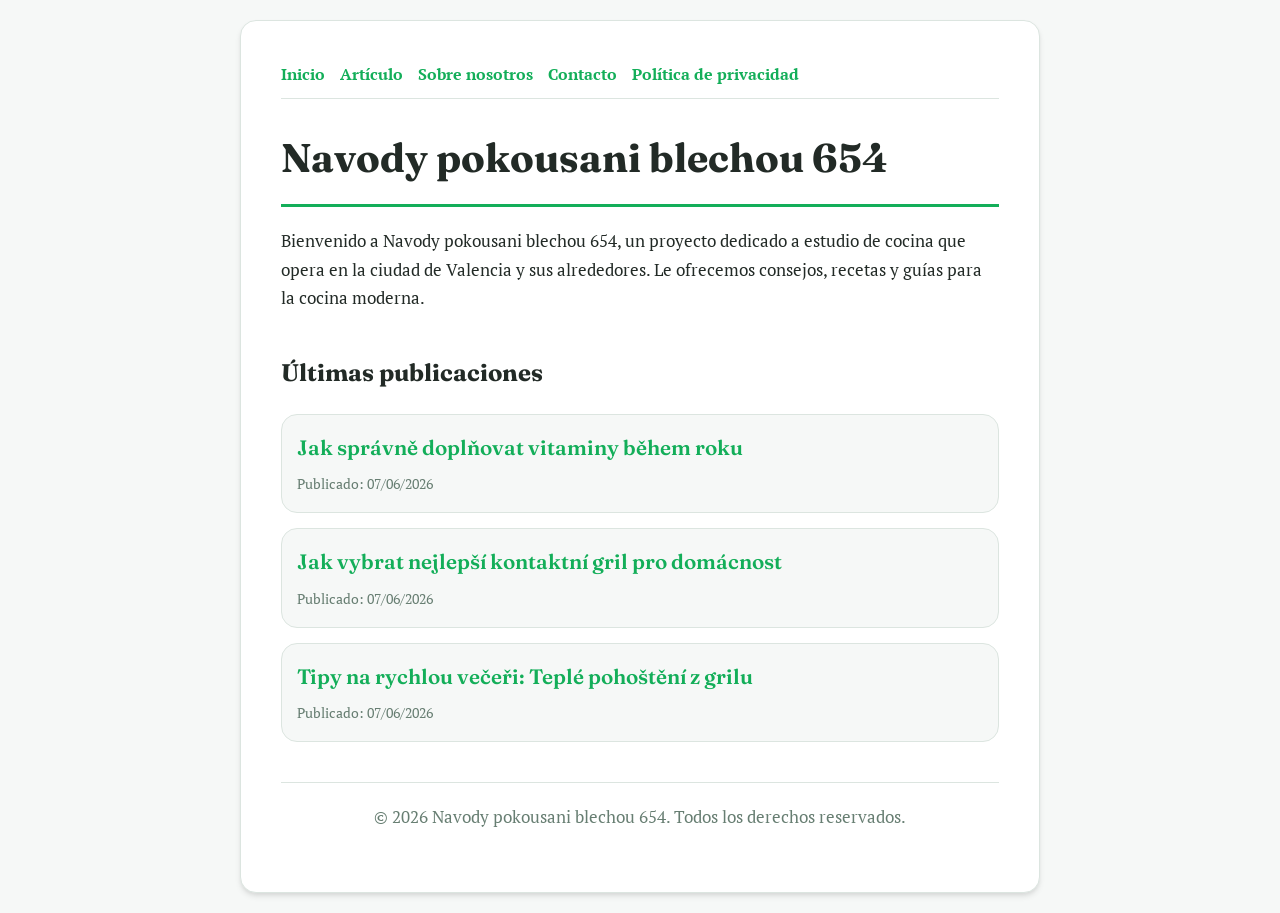
<file: index.html>
<!DOCTYPE html>
<html lang="es">
<head>
    <meta charset="UTF-8">
    <meta name="viewport" content="width=device-width, initial-scale=1.0">
    <title>Navody pokousani blechou 654 | Estudio de cocina - Valencia</title>
    <meta name="description" content="Bienvenido a Navody pokousani blechou 654, un proyecto dedicado a estudio de cocina que opera en la ciudad de Valencia y sus alrededores. Le ofrecemos consejos, recetas y guías para la cocina moderna.">
    <meta name="geo.region" content="ES" />
    <meta name="geo.placename" content="Valencia" />
    <meta name="geo.position" content="39.4699;-0.3763" />
    <meta name="ICBM" content="39.4699, -0.3763" />
    <link rel="stylesheet" href="style.css">
    <script type="application/ld+json">
{
  "@context": "https://schema.org",
  "@type": "LocalBusiness",
  "name": "Navody pokousani blechou 654",
  "url": "https://navody-pokousani-blechou-654.github.io",
  "telephone": "+34 96 555 78 90",
  "address": {
    "@type": "PostalAddress",
    "addressLocality": "Valencia",
    "addressRegion": "Valencia",
    "postalCode": "46001",
    "addressCountry": "ES"
  },
  "geo": {
    "@type": "GeoCoordinates",
    "latitude": 39.4699,
    "longitude": -0.3763
  }
}
</script>
</head>
<body>
    
        <div class="container" style="max-width: 800px;">
            <nav style="display: flex; gap: 15px; margin-bottom: 25px; border-bottom: 1px solid var(--border-color); padding-bottom: 10px; overflow-x: auto; flex-wrap: wrap;">
            <a href="index.html">Inicio</a>
            <a href="jak-spravne-doplnovat-vitaminy-behem-roku.html">Artículo</a>
            <a href="about.html">Sobre nosotros</a>
            <a href="contact.html">Contacto</a>
            <a href="privacy.html">Política de privacidad</a>
        </nav>
            <h1>Navody pokousani blechou 654</h1>
            <p>Bienvenido a Navody pokousani blechou 654, un proyecto dedicado a estudio de cocina que opera en la ciudad de Valencia y sus alrededores. Le ofrecemos consejos, recetas y guías para la cocina moderna.</p>
            <h2 style="margin-top: 40px;">Últimas publicaciones</h2>
            <ul style="list-style-type: none; padding-left: 0;">
                <li style="background: var(--bg-color); padding: 15px; border-radius: var(--border-radius); border: 1px solid var(--border-color); margin-bottom: 15px;">
                <h3 style="margin-bottom: 5px; font-size: 1.3rem;"><a href="jak-spravne-doplnovat-vitaminy-behem-roku.html">Jak správně doplňovat vitaminy během roku</a></h3>
                <span style="font-size:0.85rem; color: var(--muted-text)">Publicado: 07/06/2026</span>
            </li>
<li style="background: var(--bg-color); padding: 15px; border-radius: var(--border-radius); border: 1px solid var(--border-color); margin-bottom: 15px;">
                <h3 style="margin-bottom: 5px; font-size: 1.3rem;"><a href="jak-vybrat-nejlepsi-kontaktni-gril-pro-domacnost.html">Jak vybrat nejlepší kontaktní gril pro domácnost</a></h3>
                <span style="font-size:0.85rem; color: var(--muted-text)">Publicado: 07/06/2026</span>
            </li>
<li style="background: var(--bg-color); padding: 15px; border-radius: var(--border-radius); border: 1px solid var(--border-color); margin-bottom: 15px;">
                <h3 style="margin-bottom: 5px; font-size: 1.3rem;"><a href="tipy-na-rychlou-veceri-teple-pohosteni-z-grilu.html">Tipy na rychlou večeři: Teplé pohoštění z grilu</a></h3>
                <span style="font-size:0.85rem; color: var(--muted-text)">Publicado: 07/06/2026</span>
            </li>

            </ul>
            <footer>
                <p>&copy; 2026 Navody pokousani blechou 654. Todos los derechos reservados.</p>
            </footer>
        </div>
        
</body>
</html>
</file>
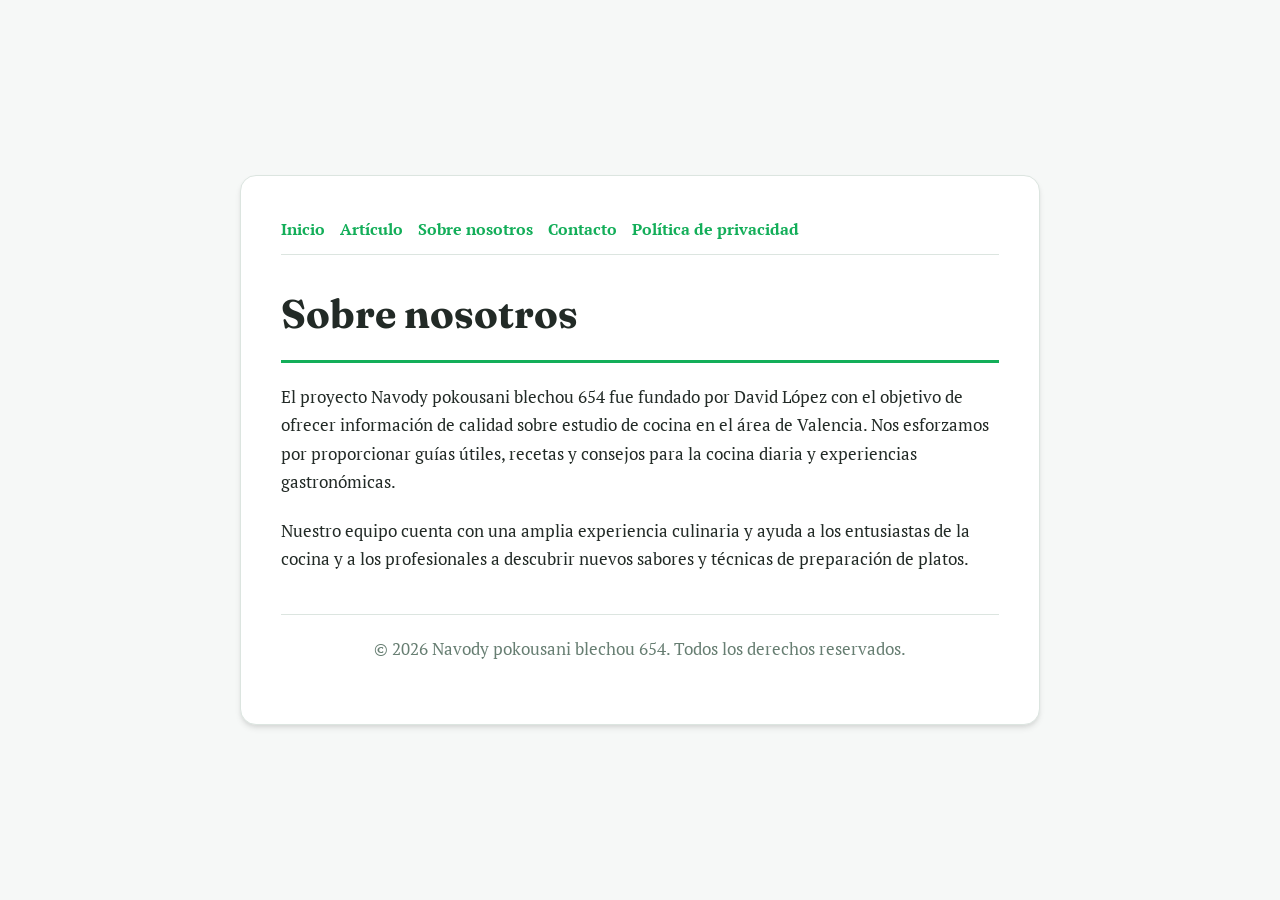
<file: about.html>
<!DOCTYPE html>
<html lang="es">
<head>
    <meta charset="UTF-8">
    <meta name="viewport" content="width=device-width, initial-scale=1.0">
    <title>Sobre nosotros | Navody pokousani blechou 654</title>
    <meta name="description" content="El proyecto Navody pokousani blechou 654 fue fundado por David López con el objetivo de ofrecer información de calidad sobre estudio de cocina en el área de Valencia. Nos esforzamos por proporcionar guías útiles, recetas y consejos para la cocina diaria y experiencias gastronómicas.">
    <meta name="geo.region" content="ES" />
    <meta name="geo.placename" content="Valencia" />
    <meta name="geo.position" content="39.4699;-0.3763" />
    <meta name="ICBM" content="39.4699, -0.3763" />
    <link rel="stylesheet" href="style.css">
</head>
<body>
    
        <div class="container" style="max-width: 800px;">
            <nav style="display: flex; gap: 15px; margin-bottom: 25px; border-bottom: 1px solid var(--border-color); padding-bottom: 10px; overflow-x: auto; flex-wrap: wrap;">
            <a href="index.html">Inicio</a>
            <a href="jak-spravne-doplnovat-vitaminy-behem-roku.html">Artículo</a>
            <a href="about.html">Sobre nosotros</a>
            <a href="contact.html">Contacto</a>
            <a href="privacy.html">Política de privacidad</a>
        </nav>
            <h1>Sobre nosotros</h1>
            <p>El proyecto Navody pokousani blechou 654 fue fundado por David López con el objetivo de ofrecer información de calidad sobre estudio de cocina en el área de Valencia. Nos esforzamos por proporcionar guías útiles, recetas y consejos para la cocina diaria y experiencias gastronómicas.</p>
            <p>Nuestro equipo cuenta con una amplia experiencia culinaria y ayuda a los entusiastas de la cocina y a los profesionales a descubrir nuevos sabores y técnicas de preparación de platos.</p>
            <footer>
                <p>&copy; 2026 Navody pokousani blechou 654. Todos los derechos reservados.</p>
            </footer>
        </div>
        
</body>
</html>
</file>
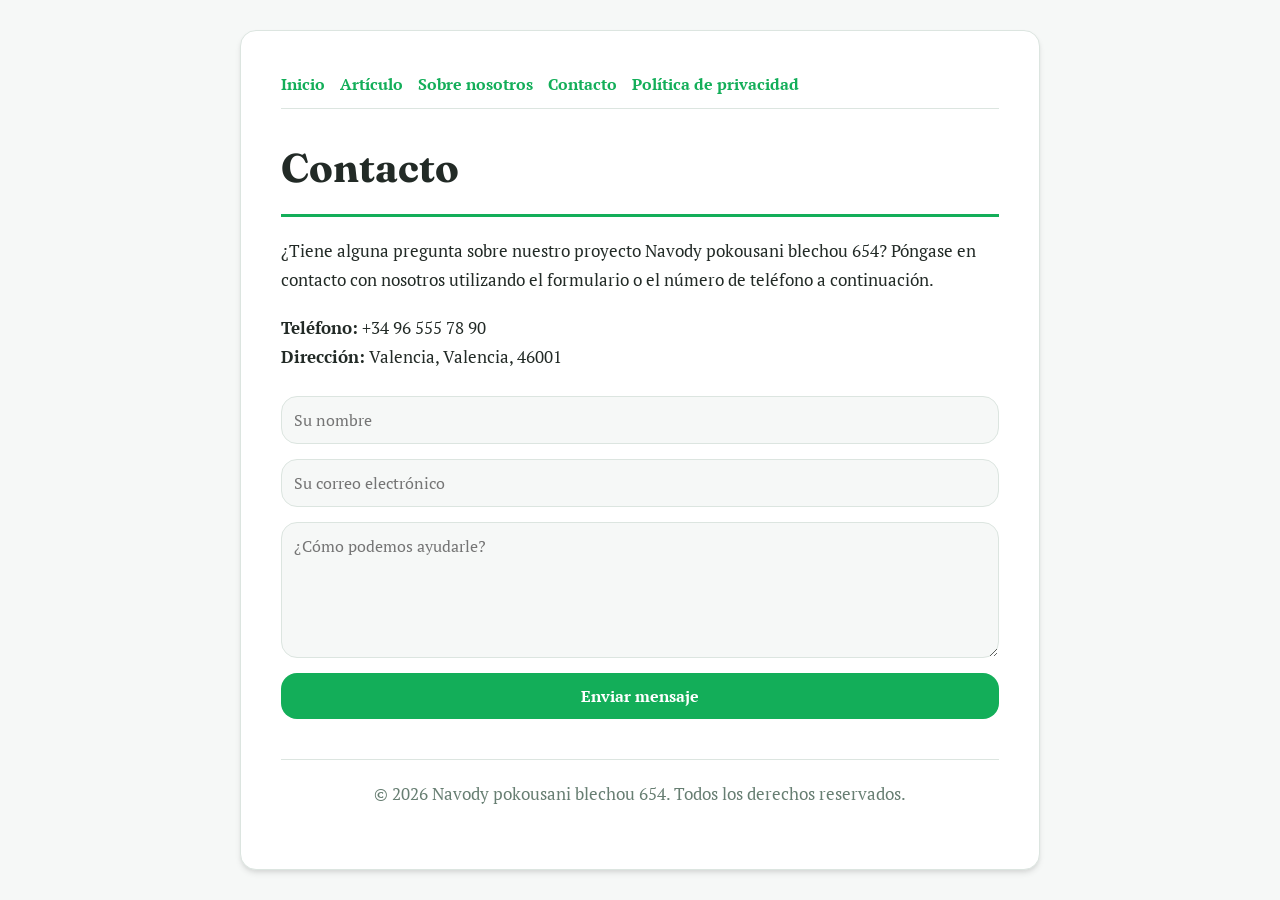
<file: contact.html>
<!DOCTYPE html>
<html lang="es">
<head>
    <meta charset="UTF-8">
    <meta name="viewport" content="width=device-width, initial-scale=1.0">
    <title>Contacto | Navody pokousani blechou 654</title>
    <meta name="description" content="¿Tiene alguna pregunta sobre nuestro proyecto Navody pokousani blechou 654? Póngase en contacto con nosotros utilizando el formulario o el número de teléfono a continuación.">
    <meta name="geo.region" content="ES" />
    <meta name="geo.placename" content="Valencia" />
    <meta name="geo.position" content="39.4699;-0.3763" />
    <meta name="ICBM" content="39.4699, -0.3763" />
    <link rel="stylesheet" href="style.css">
</head>
<body>
    
        <div class="container" style="max-width: 800px;">
            <nav style="display: flex; gap: 15px; margin-bottom: 25px; border-bottom: 1px solid var(--border-color); padding-bottom: 10px; overflow-x: auto; flex-wrap: wrap;">
            <a href="index.html">Inicio</a>
            <a href="jak-spravne-doplnovat-vitaminy-behem-roku.html">Artículo</a>
            <a href="about.html">Sobre nosotros</a>
            <a href="contact.html">Contacto</a>
            <a href="privacy.html">Política de privacidad</a>
        </nav>
            <h1>Contacto</h1>
            <p>¿Tiene alguna pregunta sobre nuestro proyecto Navody pokousani blechou 654? Póngase en contacto con nosotros utilizando el formulario o el número de teléfono a continuación.</p>
            <p><strong>Teléfono:</strong> +34 96 555 78 90<br><strong>Dirección:</strong> Valencia, Valencia, 46001</p>
            <form action="https://formspree.io/f/placeholder" method="POST">
                <input type="text" name="name" placeholder="Su nombre" required>
                <input type="email" name="email" placeholder="Su correo electrónico" required>
                <textarea name="message" placeholder="¿Cómo podemos ayudarle?" rows="5" required></textarea>
                <button type="submit">Enviar mensaje</button>
            </form>
            <footer>
                <p>&copy; 2026 Navody pokousani blechou 654. Todos los derechos reservados.</p>
            </footer>
        </div>
        
</body>
</html>
</file>
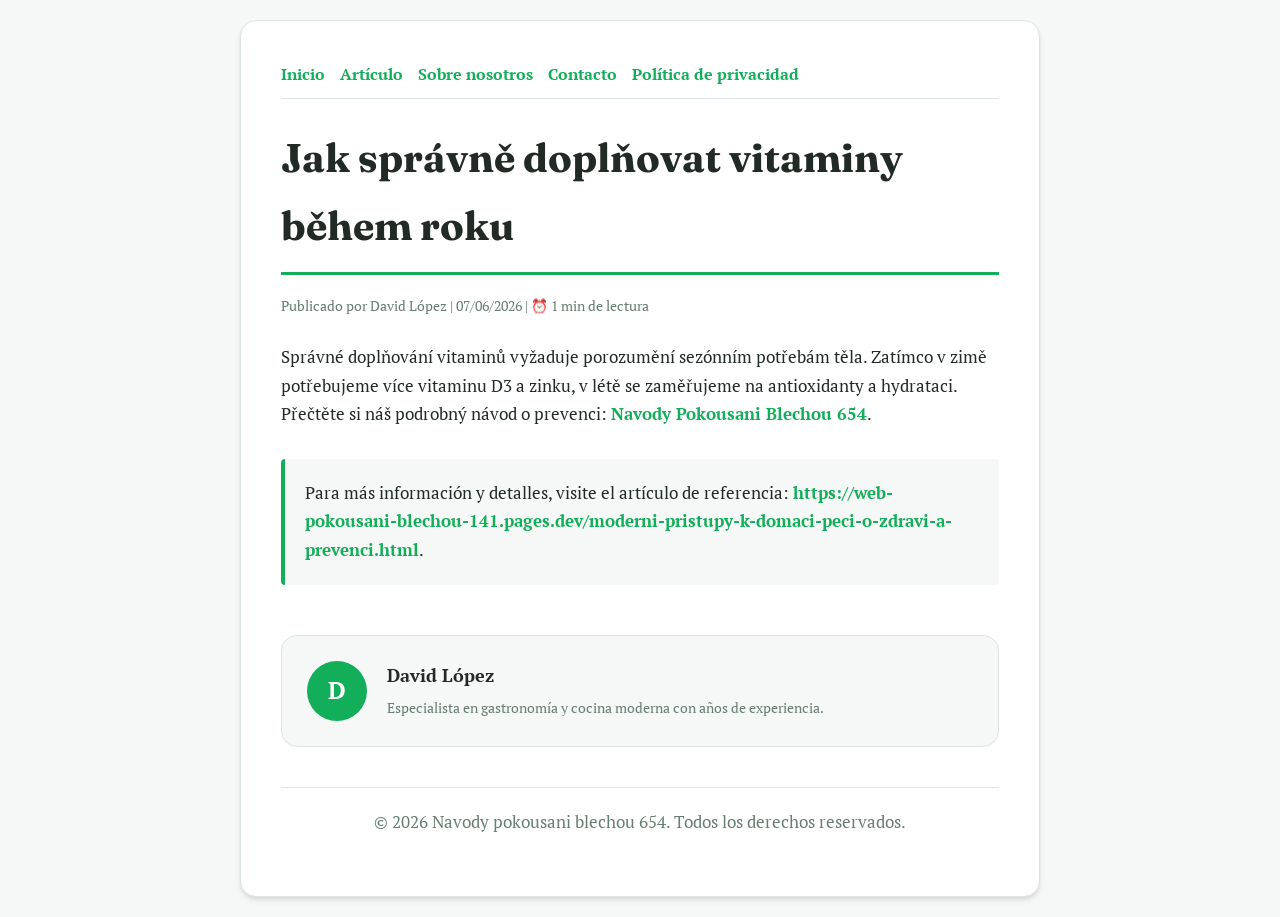
<file: jak-spravne-doplnovat-vitaminy-behem-roku.html>
<!DOCTYPE html>
<html lang="es">
<head>
    <meta charset="UTF-8">
    <meta name="viewport" content="width=device-width, initial-scale=1.0">
    <title>Jak správně doplňovat vitaminy během roku - Navody pokousani blechou 654</title>
    <meta name="description" content="Jak správně doplňovat vitaminy během roku">
    <meta name="geo.region" content="ES" />
    <meta name="geo.placename" content="Valencia" />
    <meta name="geo.position" content="39.4699;-0.3763" />
    <meta name="ICBM" content="39.4699, -0.3763" />
    <link rel="stylesheet" href="style.css">
</head>
<body>
    
            <div class="container" style="max-width: 800px;">
                <nav style="display: flex; gap: 15px; margin-bottom: 25px; border-bottom: 1px solid var(--border-color); padding-bottom: 10px; overflow-x: auto; flex-wrap: wrap;">
            <a href="index.html">Inicio</a>
            <a href="jak-spravne-doplnovat-vitaminy-behem-roku.html">Artículo</a>
            <a href="about.html">Sobre nosotros</a>
            <a href="contact.html">Contacto</a>
            <a href="privacy.html">Política de privacidad</a>
        </nav>
                <h1>Jak správně doplňovat vitaminy během roku</h1>
                <div style="font-size:0.85rem; color: var(--muted-text); margin-bottom: 25px;">
                    Publicado por David López | 07/06/2026 | ⏰ 1 min de lectura
                </div>
                <article style="margin-top: 20px;">
                    <p>Správné doplňování vitaminů vyžaduje porozumění sezónním potřebám těla. Zatímco v zimě potřebujeme více vitaminu D3 a zinku, v létě se zaměřujeme na antioxidanty a hydrataci. Přečtěte si náš podrobný návod o prevenci: <a href="https://web-pokousani-blechou-141.pages.dev/moderni-pristupy-k-domaci-peci-o-zdravi-a-prevenci.html">Navody Pokousani Blechou 654</a>.</p>
                    <div class="link-resource" style="margin-top: 30px; padding: 20px; border-left: 4px solid var(--primary-color); background: var(--bg-color); border-radius: 4px;"><p style="margin: 0;">Para más información y detalles, visite el artículo de referencia: <strong><a href="https://web-pokousani-blechou-141.pages.dev/moderni-pristupy-k-domaci-peci-o-zdravi-a-prevenci.html">https://web-pokousani-blechou-141.pages.dev/moderni-pristupy-k-domaci-peci-o-zdravi-a-prevenci.html</a></strong>.</p></div>
                </article>
                
            <div class="author-box" style="margin-top: 50px; padding: 25px; background: var(--bg-color); border: 1px solid var(--border-color); border-radius: var(--border-radius); display: flex; gap: 20px; align-items: center;">
                <div style="width: 60px; height: 60px; border-radius: 50%; background: var(--primary-color); display: flex; align-items: center; justify-content: center; color: white; font-weight: bold; font-size: 1.5rem;">D</div>
                <div>
                    <h4 style="margin-bottom: 5px; font-weight: bold; font-size: 1.1rem;">David López</h4>
                    <p style="margin: 0; font-size: 0.9rem; color: var(--muted-text);">Especialista en gastronomía y cocina moderna con años de experiencia.</p>
                </div>
            </div>
            
                <footer>
                    <p>&copy; 2026 Navody pokousani blechou 654. Todos los derechos reservados.</p>
                </footer>
            </div>
            
</body>
</html>
</file>
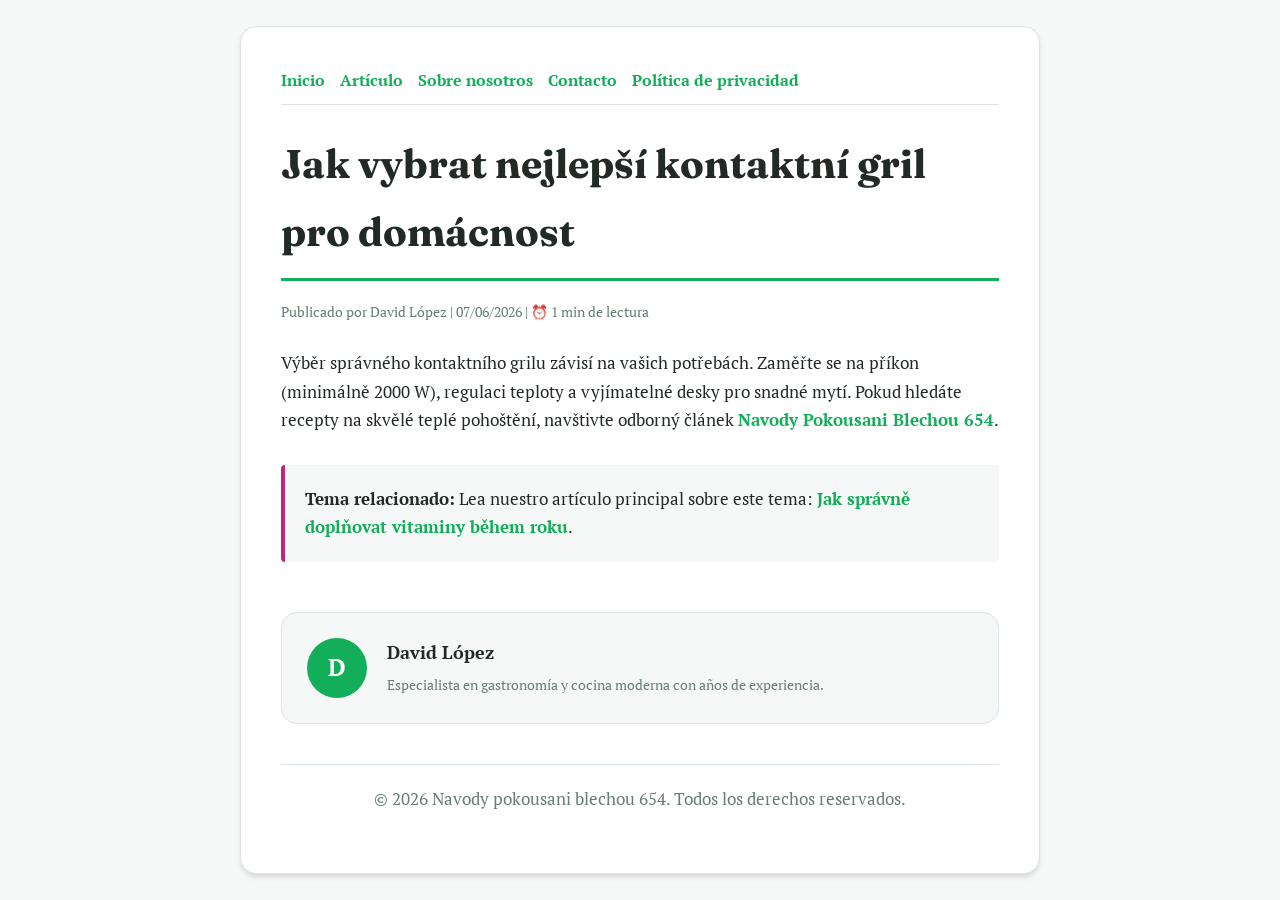
<file: jak-vybrat-nejlepsi-kontaktni-gril-pro-domacnost.html>
<!DOCTYPE html>
<html lang="es">
<head>
    <meta charset="UTF-8">
    <meta name="viewport" content="width=device-width, initial-scale=1.0">
    <title>Jak vybrat nejlepší kontaktní gril pro domácnost - Navody pokousani blechou 654</title>
    <meta name="description" content="Jak vybrat nejlepší kontaktní gril pro domácnost">
    <meta name="geo.region" content="ES" />
    <meta name="geo.placename" content="Valencia" />
    <meta name="geo.position" content="39.4699;-0.3763" />
    <meta name="ICBM" content="39.4699, -0.3763" />
    <link rel="stylesheet" href="style.css">
</head>
<body>
    
            <div class="container" style="max-width: 800px;">
                <nav style="display: flex; gap: 15px; margin-bottom: 25px; border-bottom: 1px solid var(--border-color); padding-bottom: 10px; overflow-x: auto; flex-wrap: wrap;">
            <a href="index.html">Inicio</a>
            <a href="jak-spravne-doplnovat-vitaminy-behem-roku.html">Artículo</a>
            <a href="about.html">Sobre nosotros</a>
            <a href="contact.html">Contacto</a>
            <a href="privacy.html">Política de privacidad</a>
        </nav>
                <h1>Jak vybrat nejlepší kontaktní gril pro domácnost</h1>
                <div style="font-size:0.85rem; color: var(--muted-text); margin-bottom: 25px;">
                    Publicado por David López | 07/06/2026 | ⏰ 1 min de lectura
                </div>
                <article style="margin-top: 20px;">
                    <p>Výběr správného kontaktního grilu závisí na vašich potřebách. Zaměřte se na příkon (minimálně 2000 W), regulaci teploty a vyjímatelné desky pro snadné mytí. Pokud hledáte recepty na skvělé teplé pohoštění, navštivte odborný článek <a href="https://web-pokousani-blechou-141.pages.dev/moderni-pristupy-k-domaci-peci-o-zdravi-a-prevenci.html">Navody Pokousani Blechou 654</a>.</p>
                    <div class="link-resource" style="margin-top: 30px; padding: 20px; border-left: 4px solid var(--accent-color); background: var(--bg-color); border-radius: 4px;"><p style="margin: 0;"><strong>Tema relacionado:</strong> Lea nuestro artículo principal sobre este tema: <a href="jak-spravne-doplnovat-vitaminy-behem-roku.html">Jak správně doplňovat vitaminy během roku</a>.</p></div>
                </article>
                
            <div class="author-box" style="margin-top: 50px; padding: 25px; background: var(--bg-color); border: 1px solid var(--border-color); border-radius: var(--border-radius); display: flex; gap: 20px; align-items: center;">
                <div style="width: 60px; height: 60px; border-radius: 50%; background: var(--primary-color); display: flex; align-items: center; justify-content: center; color: white; font-weight: bold; font-size: 1.5rem;">D</div>
                <div>
                    <h4 style="margin-bottom: 5px; font-weight: bold; font-size: 1.1rem;">David López</h4>
                    <p style="margin: 0; font-size: 0.9rem; color: var(--muted-text);">Especialista en gastronomía y cocina moderna con años de experiencia.</p>
                </div>
            </div>
            
                <footer>
                    <p>&copy; 2026 Navody pokousani blechou 654. Todos los derechos reservados.</p>
                </footer>
            </div>
            
</body>
</html>
</file>
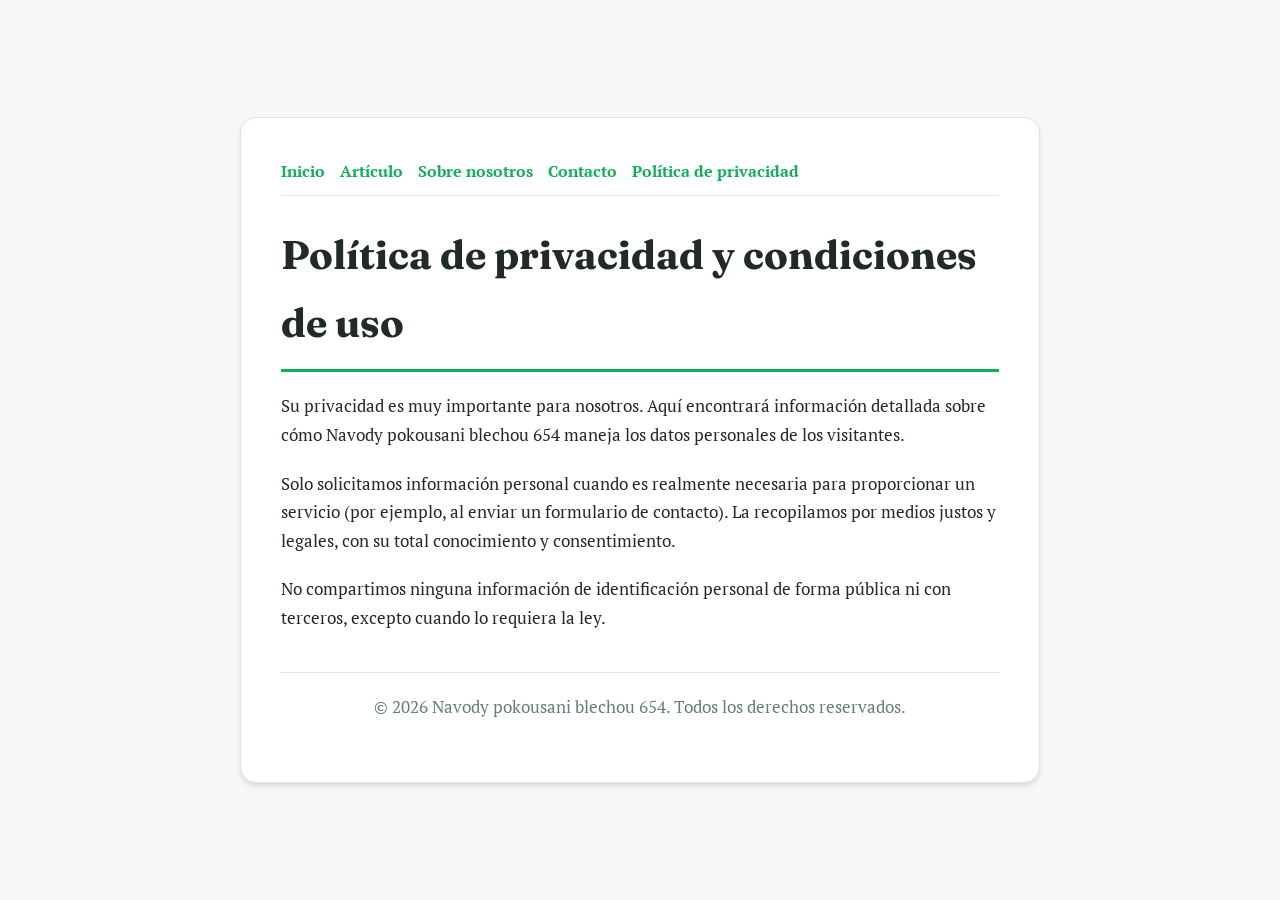
<file: privacy.html>
<!DOCTYPE html>
<html lang="es">
<head>
    <meta charset="UTF-8">
    <meta name="viewport" content="width=device-width, initial-scale=1.0">
    <title>Política de privacidad y condiciones de uso - Navody pokousani blechou 654</title>
    <meta name="description" content="Su privacidad es muy importante para nosotros. Aquí encontrará información detallada sobre cómo Navody pokousani blechou 654 maneja los datos personales de los visitantes.">
    <meta name="geo.region" content="ES" />
    <meta name="geo.placename" content="Valencia" />
    <meta name="geo.position" content="39.4699;-0.3763" />
    <meta name="ICBM" content="39.4699, -0.3763" />
    <link rel="stylesheet" href="style.css">
</head>
<body>
    
        <div class="container" style="max-width: 800px;">
            <nav style="display: flex; gap: 15px; margin-bottom: 25px; border-bottom: 1px solid var(--border-color); padding-bottom: 10px; overflow-x: auto; flex-wrap: wrap;">
            <a href="index.html">Inicio</a>
            <a href="jak-spravne-doplnovat-vitaminy-behem-roku.html">Artículo</a>
            <a href="about.html">Sobre nosotros</a>
            <a href="contact.html">Contacto</a>
            <a href="privacy.html">Política de privacidad</a>
        </nav>
            <h1>Política de privacidad y condiciones de uso</h1>
            <p>Su privacidad es muy importante para nosotros. Aquí encontrará información detallada sobre cómo Navody pokousani blechou 654 maneja los datos personales de los visitantes.</p>
            <p>Solo solicitamos información personal cuando es realmente necesaria para proporcionar un servicio (por ejemplo, al enviar un formulario de contacto). La recopilamos por medios justos y legales, con su total conocimiento y consentimiento.</p>
            <p>No compartimos ninguna información de identificación personal de forma pública ni con terceros, excepto cuando lo requiera la ley.</p>
            <footer>
                <p>&copy; 2026 Navody pokousani blechou 654. Todos los derechos reservados.</p>
            </footer>
        </div>
        
</body>
</html>
</file>
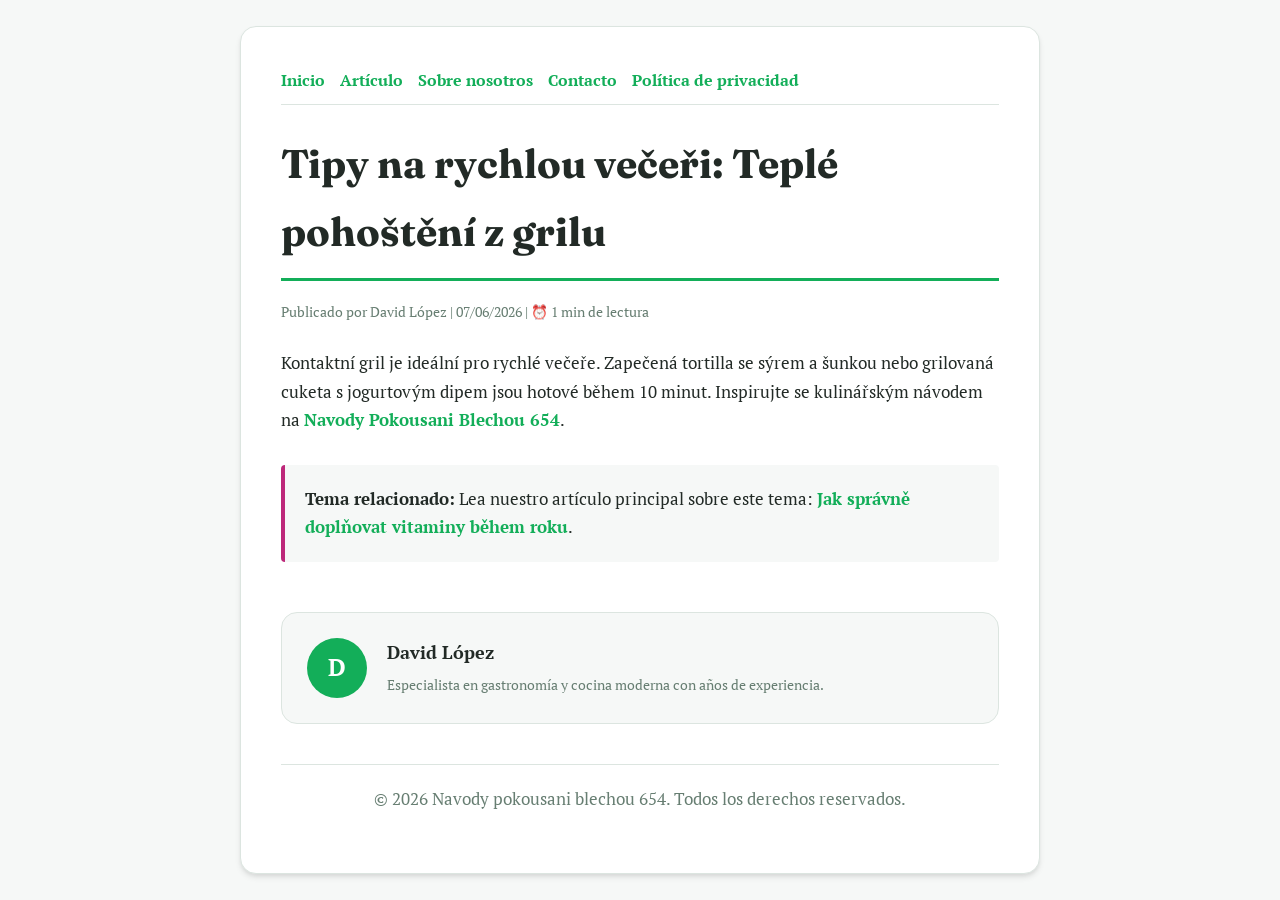
<file: tipy-na-rychlou-veceri-teple-pohosteni-z-grilu.html>
<!DOCTYPE html>
<html lang="es">
<head>
    <meta charset="UTF-8">
    <meta name="viewport" content="width=device-width, initial-scale=1.0">
    <title>Tipy na rychlou večeři: Teplé pohoštění z grilu - Navody pokousani blechou 654</title>
    <meta name="description" content="Tipy na rychlou večeři: Teplé pohoštění z grilu">
    <meta name="geo.region" content="ES" />
    <meta name="geo.placename" content="Valencia" />
    <meta name="geo.position" content="39.4699;-0.3763" />
    <meta name="ICBM" content="39.4699, -0.3763" />
    <link rel="stylesheet" href="style.css">
</head>
<body>
    
            <div class="container" style="max-width: 800px;">
                <nav style="display: flex; gap: 15px; margin-bottom: 25px; border-bottom: 1px solid var(--border-color); padding-bottom: 10px; overflow-x: auto; flex-wrap: wrap;">
            <a href="index.html">Inicio</a>
            <a href="jak-spravne-doplnovat-vitaminy-behem-roku.html">Artículo</a>
            <a href="about.html">Sobre nosotros</a>
            <a href="contact.html">Contacto</a>
            <a href="privacy.html">Política de privacidad</a>
        </nav>
                <h1>Tipy na rychlou večeři: Teplé pohoštění z grilu</h1>
                <div style="font-size:0.85rem; color: var(--muted-text); margin-bottom: 25px;">
                    Publicado por David López | 07/06/2026 | ⏰ 1 min de lectura
                </div>
                <article style="margin-top: 20px;">
                    <p>Kontaktní gril je ideální pro rychlé večeře. Zapečená tortilla se sýrem a šunkou nebo grilovaná cuketa s jogurtovým dipem jsou hotové během 10 minut. Inspirujte se kulinářským návodem na <a href="https://web-pokousani-blechou-141.pages.dev/moderni-pristupy-k-domaci-peci-o-zdravi-a-prevenci.html">Navody Pokousani Blechou 654</a>.</p>
                    <div class="link-resource" style="margin-top: 30px; padding: 20px; border-left: 4px solid var(--accent-color); background: var(--bg-color); border-radius: 4px;"><p style="margin: 0;"><strong>Tema relacionado:</strong> Lea nuestro artículo principal sobre este tema: <a href="jak-spravne-doplnovat-vitaminy-behem-roku.html">Jak správně doplňovat vitaminy během roku</a>.</p></div>
                </article>
                
            <div class="author-box" style="margin-top: 50px; padding: 25px; background: var(--bg-color); border: 1px solid var(--border-color); border-radius: var(--border-radius); display: flex; gap: 20px; align-items: center;">
                <div style="width: 60px; height: 60px; border-radius: 50%; background: var(--primary-color); display: flex; align-items: center; justify-content: center; color: white; font-weight: bold; font-size: 1.5rem;">D</div>
                <div>
                    <h4 style="margin-bottom: 5px; font-weight: bold; font-size: 1.1rem;">David López</h4>
                    <p style="margin: 0; font-size: 0.9rem; color: var(--muted-text);">Especialista en gastronomía y cocina moderna con años de experiencia.</p>
                </div>
            </div>
            
                <footer>
                    <p>&copy; 2026 Navody pokousani blechou 654. Todos los derechos reservados.</p>
                </footer>
            </div>
            
</body>
</html>
</file>
<file: style.css>
@import url('https://fonts.googleapis.com/css2?family=Fraunces:wght@700&family=PT+Serif:wght@400;600&display=swap');

:root {
    --bg-color: hsl(147, 15%, 97%);
    --card-bg: hsl(147, 15%, 100%);
    --text-color: hsl(147, 10%, 15%);
    --muted-text: hsl(147, 10%, 45%);
    --primary-color: hsl(147, 80%, 38%);
    --accent-color: hsl(327, 65%, 45%);
    --border-color: hsl(147, 15%, 88%);
    --border-radius: 16px;
    --shadow: 0 4px 6px -1px rgba(0, 0, 0, 0.1), 0 2px 4px -1px rgba(0, 0, 0, 0.06);
    --font-headline: 'Fraunces', sans-serif;
    --font-body: 'PT Serif', sans-serif;
}

* {
    box-sizing: border-box;
    margin: 0;
    padding: 0;
}

body {
    background-color: var(--bg-color);
    color: var(--text-color);
    font-family: var(--font-body);
    line-height: 1.7;
    padding: 20px;
    display: flex;
    justify-content: center;
    min-height: 100vh;
}

a {
    color: var(--primary-color);
    text-decoration: none;
    font-weight: 600;
    transition: color 0.2s ease;
}

a:hover {
    color: var(--accent-color);
    text-decoration: underline;
}

.container {
    width: 100%;
    max-width: 900px;
    background: var(--card-bg);
    border: 1px solid var(--border-color);
    border-radius: var(--border-radius);
    padding: 40px;
    box-shadow: var(--shadow);
    margin: auto;
}

h1, h2, h3 {
    font-family: var(--font-headline);
    margin-bottom: 20px;
    color: var(--text-color);
}

h1 {
    font-size: 2.5rem;
    border-bottom: 3px solid var(--primary-color);
    padding-bottom: 12px;
}

p {
    margin-bottom: 20px;
    font-size: 1.05rem;
}

ul {
    margin-bottom: 20px;
    padding-left: 20px;
}

li {
    margin-bottom: 8px;
}

form {
    display: flex;
    flex-direction: column;
    gap: 15px;
    margin-top: 25px;
}

input, textarea, button {
    padding: 12px;
    border: 1px solid var(--border-color);
    border-radius: var(--border-radius);
    font-family: var(--font-body);
    font-size: 1rem;
    background: var(--bg-color);
    color: var(--text-color);
}

button {
    background: var(--primary-color);
    color: white;
    font-weight: 600;
    border: none;
    cursor: pointer;
    transition: background 0.2s ease;
}

button:hover {
    background: var(--accent-color);
}

footer {
    margin-top: 40px;
    border-top: 1px solid var(--border-color);
    padding-top: 20px;
    font-size: 0.9rem;
    color: var(--muted-text);
    text-align: center;
}
</file>
